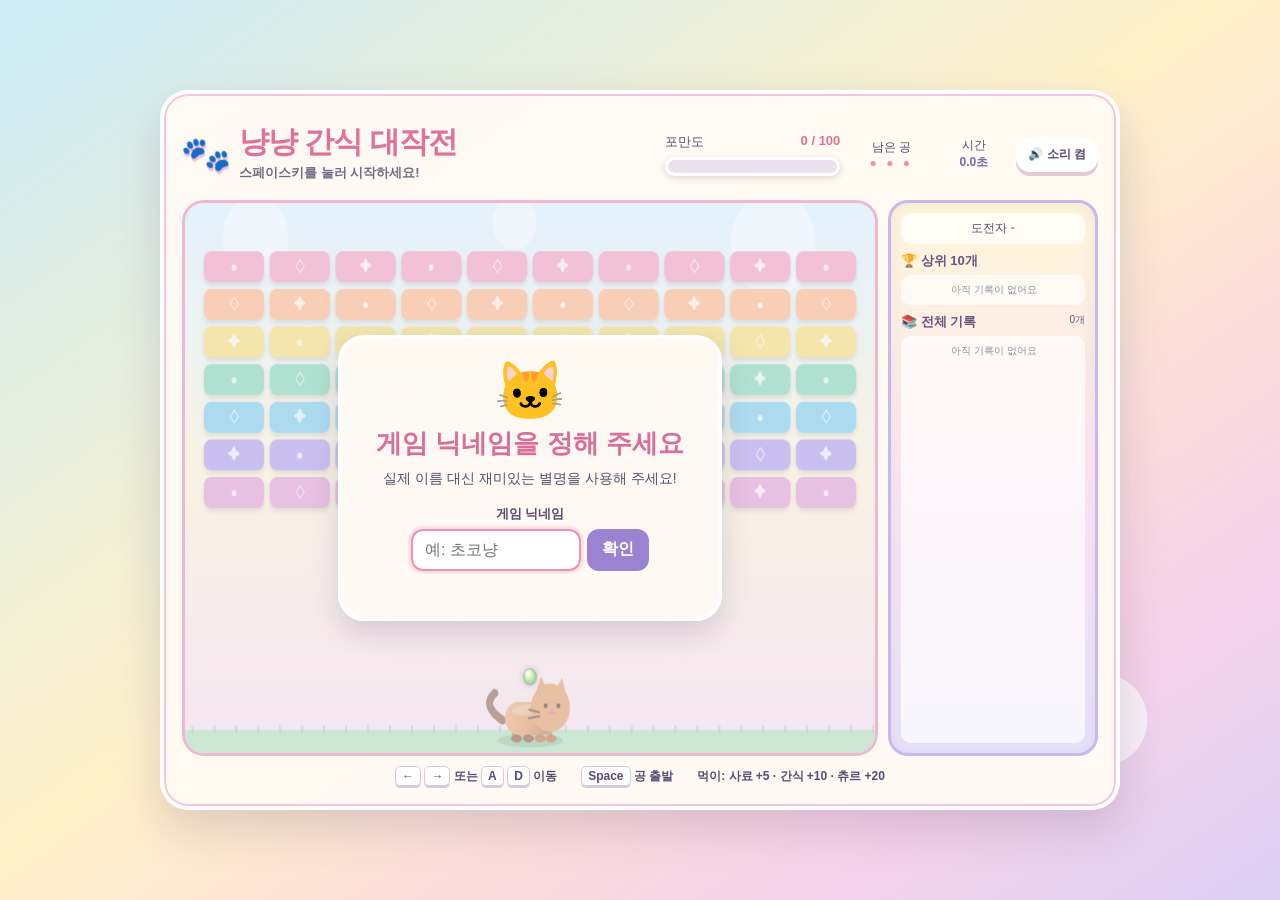
<file: 02-bricks/brick_game.html>
<!doctype html>
<html lang="ko">
<head>
  <meta charset="UTF-8">
  <meta name="viewport" content="width=device-width, initial-scale=1.0">
  <title>냥냥 간식 대작전</title>
  <link rel="stylesheet" href="brick_game.css?v=4">
</head>
<body>
  <main class="game-shell" aria-label="냥냥 간식 대작전 게임">
    <header class="game-header">
      <div class="title-group">
        <span class="title-paw" aria-hidden="true">🐾</span>
        <div>
          <h1>냥냥 간식 대작전</h1>
          <p id="statusText">스페이스키를 눌러 시작하세요!</p>
        </div>
      </div>

      <section class="hud" aria-label="게임 정보">
        <div class="fullness-wrap">
          <div class="hud-label">
            <span>포만도</span>
            <strong id="fullnessText">0 / 100</strong>
          </div>
          <div class="fullness-track" role="progressbar" aria-label="고양이 포만도" aria-valuemin="0" aria-valuemax="100" aria-valuenow="0">
            <div id="fullnessBar" class="fullness-bar"></div>
          </div>
        </div>
        <div class="lives" aria-label="남은 목숨">
          <span>남은 공</span>
          <strong id="livesText">● ● ●</strong>
        </div>
        <div class="timer" aria-label="진행 시간">
          <span>시간</span>
          <strong id="timerText">0.0초</strong>
        </div>
        <button id="soundButton" class="sound-button" type="button" aria-pressed="false">🔊 소리 켬</button>
      </section>
    </header>

    <div class="game-content">
      <section class="play-area">
        <canvas id="gameCanvas" width="880" height="570" aria-label="벽돌깨기 게임 화면"></canvas>

        <div id="overlay" class="overlay">
          <div class="overlay-card">
            <div id="overlayIcon" class="overlay-icon" aria-hidden="true">🐱</div>
            <h2 id="overlayTitle">게임 닉네임을 정해 주세요</h2>
            <p id="overlayMessage">실제 이름 대신 재미있는 별명을 사용해 주세요!</p>
            <div id="nameForm" class="name-form">
              <label for="nicknameInput">게임 닉네임</label>
              <div>
                <input id="nicknameInput" type="text" maxlength="10" autocomplete="off" placeholder="예: 초코냥" aria-describedby="nameError">
                <button id="nameButton" type="button">확인</button>
              </div>
              <small id="nameError" aria-live="polite"></small>
            </div>
            <button id="restartButton" class="restart-button hidden" type="button">다시 하기 <kbd>Space</kbd></button>
          </div>
        </div>
      </section>

      <aside class="records-panel" aria-label="게임 기록">
        <div class="current-player">도전자 <strong id="playerText">-</strong></div>
        <section>
          <h2>🏆 상위 10개</h2>
          <ol id="topRecords" class="record-list top-records"></ol>
        </section>
        <section class="all-section">
          <h2>📚 전체 기록 <span id="recordCount">0개</span></h2>
          <ol id="allRecords" class="record-list all-records"></ol>
        </section>
      </aside>
    </div>

    <footer class="game-help">
      <span><kbd>←</kbd> <kbd>→</kbd> 또는 <kbd>A</kbd> <kbd>D</kbd> 이동</span>
      <span><kbd>Space</kbd> 공 출발</span>
      <span>먹이: 사료 +5 · 간식 +10 · 츄르 +20</span>
    </footer>
  </main>

  <script src="brick_game.js?v=4"></script>
</body>
</html>
</file>
<file: 02-bricks/brick_game.css>
:root {
  --ink: #5a4b70;
  --cream: #fffaf4;
  --pink: #f38fb1;
  --peach: #ffb88c;
  --yellow: #f8d878;
  --mint: #82d5bb;
  --sky: #82cce6;
  --purple: #b49de2;
  --shadow: rgba(91, 70, 112, 0.2);
}

* { box-sizing: border-box; }

html,
body {
  width: 100%;
  min-width: 320px;
  min-height: 100%;
  margin: 0;
}

body {
  display: grid;
  min-height: 100vh;
  place-items: center;
  overflow: hidden;
  color: var(--ink);
  font-family: "맑은 고딕", "Malgun Gothic", sans-serif;
  background:
    radial-gradient(circle at 15% 18%, rgba(255,255,255,.8) 0 30px, transparent 31px),
    radial-gradient(circle at 86% 80%, rgba(255,255,255,.65) 0 46px, transparent 47px),
    linear-gradient(145deg, #ccecf7, #fff1c9 48%, #f8d3e6 78%, #dcd1f5);
}

.game-shell {
  width: min(960px, calc(100vw - 24px));
  height: min(720px, calc(100vh - 24px));
  min-height: 560px;
  padding: 14px 18px 10px;
  overflow: hidden;
  border: 4px solid rgba(255,255,255,.9);
  border-radius: 28px;
  background: rgba(255, 250, 244, .96);
  box-shadow: 0 18px 45px var(--shadow), inset 0 0 0 2px #f2c7dd;
}

.game-header {
  display: flex;
  height: 92px;
  align-items: center;
  justify-content: space-between;
  gap: 18px;
}

.title-group { display: flex; align-items: center; gap: 10px; min-width: 280px; }
.title-paw { font-size: 38px; transform: rotate(-15deg); filter: drop-shadow(0 3px 0 #f5bfd6); }
h1 { margin: 0; color: #df729b; font: 700 30px/1 "맑은 고딕", sans-serif; letter-spacing: -1px; }
#statusText { margin: 7px 0 0; font-size: 13px; font-weight: 700; color: #786786; }

.hud { display: flex; align-items: center; gap: 11px; }
.fullness-wrap { width: 175px; }
.hud-label { display: flex; justify-content: space-between; margin-bottom: 6px; font-size: 13px; }
.hud-label strong { color: #df729b; }
.fullness-track { height: 19px; overflow: hidden; border: 3px solid #fff; border-radius: 20px; background: #ebe2ef; box-shadow: 0 2px 7px var(--shadow); }
.fullness-bar { width: 0%; height: 100%; border-radius: inherit; background: linear-gradient(90deg, var(--yellow), var(--peach), var(--pink), var(--purple)); transition: width .3s ease; }
.lives { min-width: 80px; text-align: center; font-size: 12px; }
.lives span { display: block; }
.lives strong { color: var(--pink); letter-spacing: 3px; }
.timer { min-width: 63px; text-align: center; font-size: 12px; }
.timer span { display: block; }
.timer strong { color: #7a67b7; }

button { font: inherit; }
.sound-button,
.restart-button {
  cursor: pointer;
  border: 0;
  border-radius: 14px;
  color: var(--ink);
  background: #fff;
  box-shadow: 0 4px 0 #e7c8d7;
  transition: transform .15s ease, box-shadow .15s ease;
}
.sound-button { padding: 9px 12px; font-size: 12px; font-weight: 700; }
.sound-button:hover,
.restart-button:hover { transform: translateY(-2px); box-shadow: 0 6px 0 #e7c8d7; }

.game-content {
  display: grid;
  grid-template-columns: minmax(0, 1fr) 210px;
  gap: 10px;
  height: calc(100% - 132px);
}

.play-area {
  position: relative;
  width: 100%;
  height: 100%;
  min-height: 430px;
  overflow: hidden;
  border: 3px solid #efb8d0;
  border-radius: 22px;
  background: #e8f6fb;
  box-shadow: inset 0 0 28px rgba(107, 154, 203, .2);
}

canvas { display: block; width: 100%; height: 100%; }

.overlay {
  position: absolute;
  inset: 0;
  display: grid;
  place-items: center;
  background: rgba(233, 241, 252, .34);
  transition: opacity .25s ease;
}
.overlay.hidden { pointer-events: none; opacity: 0; }
.overlay-card {
  min-width: 340px;
  padding: 18px 34px 22px;
  text-align: center;
  border: 4px solid #fff;
  border-radius: 26px;
  background: rgba(255, 250, 244, .96);
  box-shadow: 0 12px 28px var(--shadow);
}
.overlay-icon { font-size: 58px; animation: floatCat 1.5s ease-in-out infinite; }
.overlay h2 { margin: 3px 0 8px; color: #d96f99; font: 700 26px/1.2 "맑은 고딕", sans-serif; }
.overlay p { margin: 0; line-height: 1.7; font-size: 14px; }
.restart-button { margin-top: 14px; padding: 10px 24px; color: #fff; background: linear-gradient(90deg, var(--pink), var(--purple)); box-shadow: 0 4px 0 #a970a5; font-weight: 700; }
.restart-button:hover { box-shadow: 0 6px 0 #a970a5; }
.hidden { display: none; }

.name-form { margin-top: 14px; }
.name-form label { display: block; margin-bottom: 6px; font-size: 13px; font-weight: 700; }
.name-form > div { display: flex; justify-content: center; gap: 6px; }
.name-form input { width: 170px; padding: 10px 12px; border: 2px solid #d8bce8; border-radius: 12px; outline: 0; color: var(--ink); font: inherit; }
.name-form input:focus { border-color: var(--pink); box-shadow: 0 0 0 3px rgba(243,143,177,.2); }
.name-form button { border: 0; border-radius: 12px; padding: 8px 15px; color: #fff; background: #9b83d1; cursor: pointer; font-weight: 700; }
.name-form small { display: block; min-height: 19px; margin-top: 5px; color: #d75972; }

.records-panel {
  display: flex;
  min-height: 0;
  flex-direction: column;
  gap: 8px;
  padding: 10px;
  border: 3px solid #c8b9ed;
  border-radius: 20px;
  background: linear-gradient(180deg, #fff7d9, #fbe6f2 50%, #e8e3fa);
  box-shadow: inset 0 0 18px rgba(142,113,180,.12);
}
.current-player { padding: 7px; text-align: center; border-radius: 10px; background: rgba(255,255,255,.75); font-size: 12px; }
.current-player strong { color: #d66d98; }
.records-panel section { min-height: 0; }
.records-panel h2 { display: flex; justify-content: space-between; margin: 0 0 5px; color: #685481; font-size: 13px; }
.records-panel h2 span { font-size: 10px; font-weight: 500; }
.all-section { display: flex; min-height: 0; flex: 1; flex-direction: column; }
.record-list { margin: 0; padding: 5px 5px 5px 27px; border-radius: 10px; background: rgba(255,255,255,.68); font-size: 10px; }
.record-list li { padding: 3px 1px; border-bottom: 1px dashed #dfd1e7; }
.record-list li:last-child { border: 0; }
.record-list strong { color: #d26794; }
.record-list small { display: block; color: #8a7e90; }
.top-records { max-height: 185px; overflow-y: auto; }
.all-records { flex: 1; overflow-y: auto; }
.empty-record { list-style: none; margin-left: -20px; color: #988ba0; text-align: center; }

.game-help {
  display: flex;
  height: 40px;
  align-items: center;
  justify-content: center;
  gap: 24px;
  font-size: 12px;
  font-weight: 700;
}
kbd { padding: 2px 6px; border: 1px solid #d8c7dc; border-radius: 5px; background: #fff; box-shadow: 0 2px 0 #d8c7dc; font-family: inherit; }

@keyframes floatCat { 50% { transform: translateY(-7px) rotate(3deg); } }

@media (max-width: 800px), (max-height: 650px) {
  .game-shell { min-height: 0; padding: 8px 10px 6px; border-radius: 18px; }
  .game-header { height: 76px; }
  h1 { font-size: 25px; }
  .title-paw { font-size: 30px; }
  .fullness-wrap { width: 160px; }
  .game-content { height: calc(100% - 108px); }
  .play-area { min-height: 0; }
  .game-help { height: 32px; gap: 12px; font-size: 10px; }
  .sound-button { padding: 7px; }
}

@media (max-width: 650px) {
  .title-group { min-width: 0; }
  .title-paw, #statusText, .lives span, .sound-button, .game-help span:last-child { display: none; }
  .hud { gap: 8px; }
  .fullness-wrap { width: 130px; }
  .game-content { grid-template-columns: minmax(0, 1fr) 170px; }
  .records-panel { padding: 6px; }
  .overlay-card { min-width: min(340px, 88vw); padding-inline: 18px; }
}
</file>
